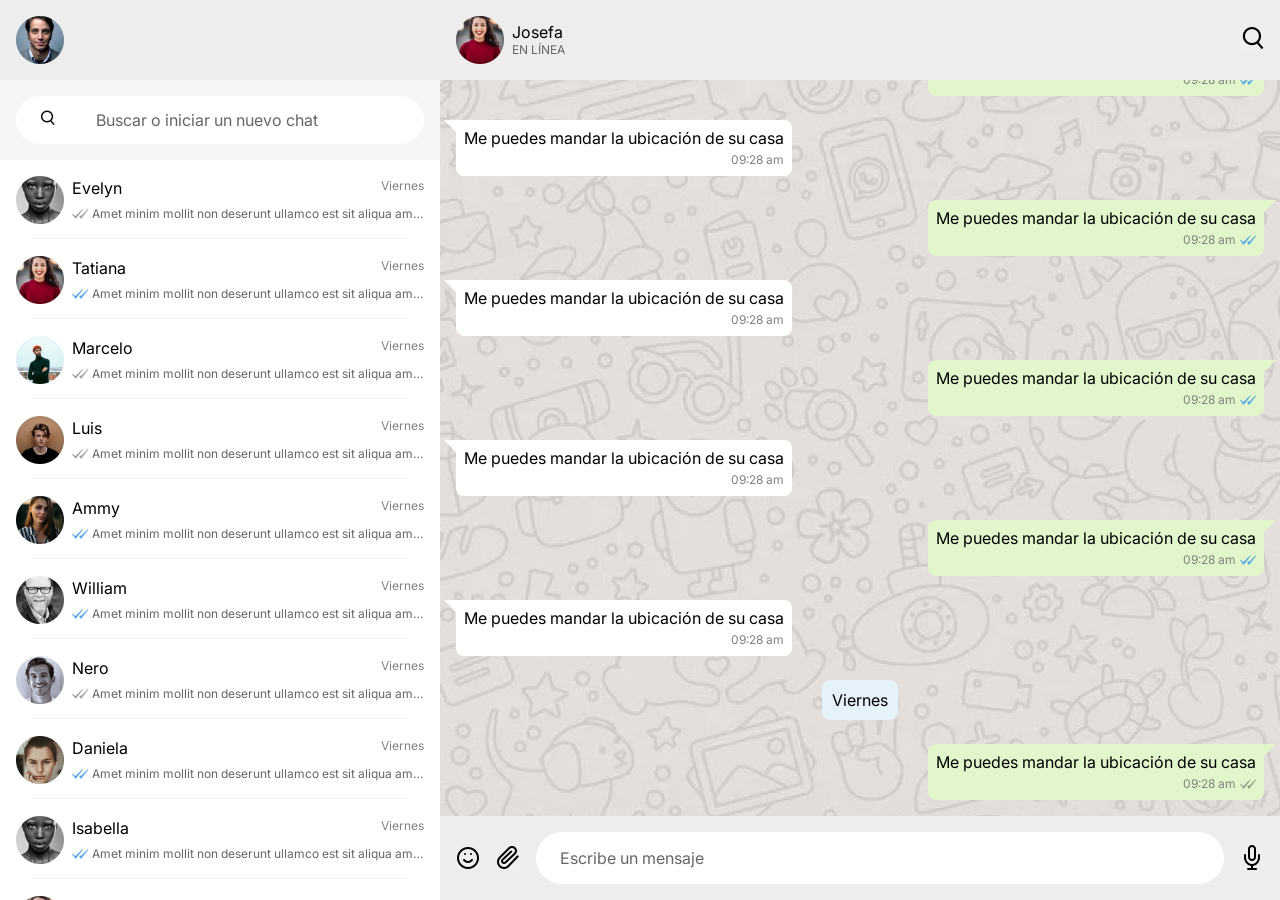
<file: index.html>
<!DOCTYPE html>
<html lang="en">
  <head>
    <meta charset="UTF-8" />
    <meta http-equiv="X-UA-Compatible" content="IE=edge" />
    <meta name="viewport" content="width=device-width, initial-scale=1.0" />
    <link rel="preconnect" href="https://fonts.googleapis.com" />
    <link rel="preconnect" href="https://fonts.gstatic.com" crossorigin />
    <link
      href="https://fonts.googleapis.com/css2?family=Inter:wght@400;500;700&display=swap"
      rel="stylesheet"
    />
    <link rel="stylesheet" href="./css/index.css" />

    <link rel="apple-touch-icon" sizes="57x57" href="./favicon/apple-icon-57x57.png" />
    <link rel="apple-touch-icon" sizes="60x60" href="./favicon/apple-icon-60x60.png" />
    <link rel="apple-touch-icon" sizes="72x72" href="./favicon/apple-icon-72x72.png" />
    <link rel="apple-touch-icon" sizes="76x76" href="./favicon/apple-icon-76x76.png" />
    <link
      rel="apple-touch-icon"
      sizes="114x114"
      href="./favicon/apple-icon-114x114.png"
    />
    <link
      rel="apple-touch-icon"
      sizes="120x120"
      href="./favicon/apple-icon-120x120.png"
    />
    <link
      rel="apple-touch-icon"
      sizes="144x144"
      href="./favicon/apple-icon-144x144.png"
    />
    <link
      rel="apple-touch-icon"
      sizes="152x152"
      href="./favicon/apple-icon-152x152.png"
    />
    <link
      rel="apple-touch-icon"
      sizes="180x180"
      href="./favicon/apple-icon-180x180.png"
    />
    <link
      rel="icon"
      type="image/png"
      sizes="192x192"
      href="./favicon/android-icon-192x192.png"
    />
    <link rel="icon" type="image/png" sizes="32x32" href="./favicon/favicon-32x32.png" />
    <link rel="icon" type="image/png" sizes="96x96" href="./favicon/favicon-96x96.png" />
    <link rel="icon" type="image/png" sizes="16x16" href="./favicon/favicon-16x16.png" />
    <link rel="manifest" href="./favicon/manifest.json" />
    <meta name="msapplication-TileColor" content="#ffffff" />
    <meta name="msapplication-TileImage" content="./favicon/ms-icon-144x144.png" />
    <meta name="theme-color" content="#ffffff" />
    <title>MensajesApp</title>
  </head>
  <body>
    <div class="layout">
      <div class="layout-container">
        <div class="chat-contact-message-list">
          <header class="header">
            <div class="user">
              <img
                src="./images/user-principal.png"
                alt="Imagen de usuario"
                width="48"
                height="48"
              />
            </div>
          </header>
          <form
            class="search"
            role="search"
            aria-label="Buscar o iniciar un nuevo chat"
          >
            <i class="icon-search" aria-hidden="true"></i>
            <input type="search" placeholder="Buscar o iniciar un nuevo chat" />
          </form>
          <div class="contact-message-list">
            <div class="contact-message-item">
              <div class="contact-photo">
                <img
                  src="./images/Ingrid.png"
                  alt="Imagen de usuario"
                  width="48"
                  height="48"
                />
              </div>
              <div class="contact-message-body">
                <div class="contact-message-details">
                  <div class="contact-name">
                    <span>Ingrid</span>
                  </div>
                  <div class="message-date">
                    <span>Viernes</span>
                  </div>
                </div>
                <div class="contact-message">
                  <span class="message-status is-delivered"></span>
                  <span class="contact-message-text">
                    Amet minim mollit non deserunt ullamco est sit aliqua amet
                    minim mollit non deserunt ullamco est sit aliqua amet minim
                    mollit non deserunt ullamco est sit aliqua amet minim mollit
                    non deserunt ullamco est sit aliqua
                  </span>
                </div>
              </div>
            </div>
            <div class="contact-message-item">
              <div class="contact-photo">
                <img
                  src="./images/josefa.png"
                  alt="Imagen de usuario"
                  width="48"
                  height="48"
                />
              </div>
              <div class="contact-message-body">
                <div class="contact-message-details">
                  <div class="contact-name">
                    <span>Josefa</span>
                  </div>
                  <div class="message-date">
                    <span>Viernes</span>
                  </div>
                </div>
                <div class="contact-message">
                  <span class="message-status is-read"></span>
                  <span class="contact-message-text">
                    Amet minim mollit non deserunt ullamco est sit aliqua amet
                    minim mollit non deserunt ullamco est sit aliqua amet minim
                    mollit non deserunt ullamco est sit aliqua amet minim mollit
                    non deserunt ullamco est sit aliqua
                  </span>
                </div>
              </div>
            </div>
            <div class="contact-message-item">
              <div class="contact-photo">
                <img
                  src="./images/jan.png"
                  alt="Imagen de usuario"
                  width="48"
                  height="48"
                />
              </div>
              <div class="contact-message-body">
                <div class="contact-message-details">
                  <div class="contact-name">
                    <span>Jan</span>
                  </div>
                  <div class="message-date">
                    <span>Viernes</span>
                  </div>
                </div>
                <div class="contact-message">
                  <span class="message-status is-delivered"></span>
                  <span class="contact-message-text">
                    Amet minim mollit non deserunt ullamco est sit aliqua amet
                    minim mollit non deserunt ullamco est sit aliqua amet minim
                    mollit non deserunt ullamco est sit aliqua amet minim mollit
                    non deserunt ullamco est sit aliqua
                  </span>
                </div>
              </div>
            </div>
            <div class="contact-message-item">
              <div class="contact-photo">
                <img
                  src="./images/ruben.png"
                  alt="Imagen de usuario"
                  width="48"
                  height="48"
                />
              </div>
              <div class="contact-message-body">
                <div class="contact-message-details">
                  <div class="contact-name">
                    <span>Ruben</span>
                  </div>
                  <div class="message-date">
                    <span>Viernes</span>
                  </div>
                </div>
                <div class="contact-message">
                  <span class="message-status is-delivered"></span>
                  <span class="contact-message-text">
                    Amet minim mollit non deserunt ullamco est sit aliqua amet
                    minim mollit non deserunt ullamco est sit aliqua amet minim
                    mollit non deserunt ullamco est sit aliqua amet minim mollit
                    non deserunt ullamco est sit aliqua
                  </span>
                </div>
              </div>
            </div>
            <div class="contact-message-item">
              <div class="contact-photo">
                <img
                  src="./images/Amy.png"
                  alt="Imagen de usuario"
                  width="48"
                  height="48"
                />
              </div>
              <div class="contact-message-body">
                <div class="contact-message-details">
                  <div class="contact-name">
                    <span>Ammy</span>
                  </div>
                  <div class="message-date">
                    <span>Viernes</span>
                  </div>
                </div>
                <div class="contact-message">
                  <span class="message-status is-read"></span>
                  <span class="contact-message-text">
                    Amet minim mollit non deserunt ullamco est sit aliqua amet
                    minim mollit non deserunt ullamco est sit aliqua amet minim
                    mollit non deserunt ullamco est sit aliqua amet minim mollit
                    non deserunt ullamco est sit aliqua
                  </span>
                </div>
              </div>
            </div>
            <div class="contact-message-item">
              <div class="contact-photo">
                <img
                  src="./images/rufino.png"
                  alt="Imagen de usuario"
                  width="48"
                  height="48"
                />
              </div>
              <div class="contact-message-body">
                <div class="contact-message-details">
                  <div class="contact-name">
                    <span>Luis</span>
                  </div>
                  <div class="message-date">
                    <span>Viernes</span>
                  </div>
                </div>
                <div class="contact-message">
                  <span class="message-status is-read"></span>
                  <span class="contact-message-text">
                    Amet minim mollit non deserunt ullamco est sit aliqua amet
                    minim mollit non deserunt ullamco est sit aliqua amet minim
                    mollit non deserunt ullamco est sit aliqua amet minim mollit
                    non deserunt ullamco est sit aliqua
                  </span>
                </div>
              </div>
            </div>
            <div class="contact-message-item">
              <div class="contact-photo">
                <img
                  src="./images/Mariano.png"
                  alt="Imagen de usuario"
                  width="48"
                  height="48"
                />
              </div>
              <div class="contact-message-body">
                <div class="contact-message-details">
                  <div class="contact-name">
                    <span>Mariano</span>
                  </div>
                  <div class="message-date">
                    <span>Viernes</span>
                  </div>
                </div>
                <div class="contact-message">
                  <span class="message-status is-delivered"></span>
                  <span class="contact-message-text">
                    Amet minim mollit non deserunt ullamco est sit aliqua amet
                    minim mollit non deserunt ullamco est sit aliqua amet minim
                    mollit non deserunt ullamco est sit aliqua amet minim mollit
                    non deserunt ullamco est sit aliqua
                  </span>
                </div>
              </div>
            </div>
            <div class="contact-message-item">
              <div class="contact-photo">
                <img
                  src="./images/pilar.png"
                  alt="Imagen de usuario"
                  width="48"
                  height="48"
                />
              </div>
              <div class="contact-message-body">
                <div class="contact-message-details">
                  <div class="contact-name">
                    <span>Pilar</span>
                  </div>
                  <div class="message-date">
                    <span>Viernes</span>
                  </div>
                </div>
                <div class="contact-message">
                  <span class="message-status is-read"></span>
                  <span class="contact-message-text">
                    Amet minim mollit non deserunt ullamco est sit aliqua amet
                    minim mollit non deserunt ullamco est sit aliqua amet minim
                    mollit non deserunt ullamco est sit aliqua amet minim mollit
                    non deserunt ullamco est sit aliqua
                  </span>
                </div>
              </div>
            </div>
            <div class="contact-message-item">
              <div class="contact-photo">
                <img
                  src="./images/Ingrid.png"
                  alt="Imagen de usuario"
                  width="48"
                  height="48"
                />
              </div>
              <div class="contact-message-body">
                <div class="contact-message-details">
                  <div class="contact-name">
                    <span>Camila</span>
                  </div>
                  <div class="message-date">
                    <span>Viernes</span>
                  </div>
                </div>
                <div class="contact-message">
                  <span class="message-status is-read"></span>
                  <span class="contact-message-text">
                    Amet minim mollit non deserunt ullamco est sit aliqua amet
                    minim mollit non deserunt ullamco est sit aliqua amet minim
                    mollit non deserunt ullamco est sit aliqua amet minim mollit
                    non deserunt ullamco est sit aliqua
                  </span>
                </div>
              </div>
            </div>
            <div class="contact-message-item">
              <div class="contact-photo">
                <img
                  src="./images/josefa.png"
                  alt="Imagen de usuario"
                  width="48"
                  height="48"
                />
              </div>
              <div class="contact-message-body">
                <div class="contact-message-details">
                  <div class="contact-name">
                    <span>Ingrid</span>
                  </div>
                  <div class="message-date">
                    <span>Viernes</span>
                  </div>
                </div>
                <div class="contact-message">
                  <span class="message-status is-read"></span>
                  <span class="contact-message-text">
                    Amet minim mollit non deserunt ullamco est sit aliqua amet
                    minim mollit non deserunt ullamco est sit aliqua amet minim
                    mollit non deserunt ullamco est sit aliqua amet minim mollit
                    non deserunt ullamco est sit aliqua
                  </span>
                </div>
              </div>
            </div>
            <div class="contact-message-item">
              <div class="contact-photo">
                <img
                  src="./images/rufino.png"
                  alt="Imagen de usuario"
                  width="48"
                  height="48"
                />
              </div>
              <div class="contact-message-body">
                <div class="contact-message-details">
                  <div class="contact-name">
                    <span>William</span>
                  </div>
                  <div class="message-date">
                    <span>Viernes</span>
                  </div>
                </div>
                <div class="contact-message">
                  <span class="message-status is-delivered"></span>
                  <span class="contact-message-text">
                    Amet minim mollit non deserunt ullamco est sit aliqua amet
                    minim mollit non deserunt ullamco est sit aliqua amet minim
                    mollit non deserunt ullamco est sit aliqua amet minim mollit
                    non deserunt ullamco est sit aliqua
                  </span>
                </div>
              </div>
            </div>
            <div class="contact-message-item">
              <div class="contact-photo">
                <img
                  src="./images/Amy.png"
                  alt="Imagen de usuario"
                  width="48"
                  height="48"
                />
              </div>
              <div class="contact-message-body">
                <div class="contact-message-details">
                  <div class="contact-name">
                    <span>Fiorella</span>
                  </div>
                  <div class="message-date">
                    <span>Viernes</span>
                  </div>
                </div>
                <div class="contact-message">
                  <span class="message-status is-delivered"></span>
                  <span class="contact-message-text">
                    Amet minim mollit non deserunt ullamco est sit aliqua amet
                    minim mollit non deserunt ullamco est sit aliqua amet minim
                    mollit non deserunt ullamco est sit aliqua amet minim mollit
                    non deserunt ullamco est sit aliqua
                  </span>
                </div>
              </div>
            </div>
          </div>
        </div>
        <div class="chat-message-list">
          <header class="header">
            <div class="header-primary">
              <button class="button">
                <i class="icon-arrowLeft"></i>
              </button>
              <div class="user">
                <img
                  src="./images/user.png"
                  alt="Imagen de usuario"
                  width="48"
                  height="48"
                />
                <p>
                  <span class="user-name">Josefa</span>
                  <span class="user-status">En línea</span>
                </p>
              </div>
            </div>
            <div class="header-secondary">
              <button class="button">
                <i class="icon-search"></i>
              </button>
            </div>
          </header>
          <div class="message-list">
            <div class="message is-sender">
              <div class="message-body">
                <div class="message-text">
                  Me puedes mandar la ubicación de su casa
                </div>
              </div>
              <div class="message-details">
                <span class="message-date">09:28 am</span>
                <span class="message-status is-delivered"></span>
              </div>
            </div>
            <div class="date">Viernes</div>
            <div class="message is-receiver">
              <div class="message-body">
                <div class="message-text">
                  Me puedes mandar la ubicación de su casa
                </div>
              </div>
              <div class="message-details">
                <span class="message-date">09:28 am</span>
              </div>
            </div>
            <div class="message is-sender">
              <div class="message-body">
                <div class="message-text">
                  Me puedes mandar la ubicación de su casa
                </div>
              </div>
              <div class="message-details">
                <span class="message-date">09:28 am</span>
                <span class="message-status is-read"></span>
              </div>
            </div>
            <div class="message is-receiver">
              <div class="message-body">
                <div class="message-text">
                  Me puedes mandar la ubicación de su casa
                </div>
              </div>
              <div class="message-details">
                <span class="message-date">09:28 am</span>
              </div>
            </div>
            <div class="message is-sender">
              <div class="message-body">
                <div class="message-text">
                  Me puedes mandar la ubicación de su casa
                </div>
              </div>
              <div class="message-details">
                <span class="message-date">09:28 am</span>
                <span class="message-status is-read"></span>
              </div>
            </div>
            <div class="message is-receiver">
              <div class="message-body">
                <div class="message-text">
                  Me puedes mandar la ubicación de su casa
                </div>
              </div>
              <div class="message-details">
                <span class="message-date">09:28 am</span>
              </div>
            </div>
            <div class="message is-sender">
              <div class="message-body">
                <div class="message-text">
                  Me puedes mandar la ubicación de su casa
                </div>
              </div>
              <div class="message-details">
                <span class="message-date">09:28 am</span>
                <span class="message-status is-read"></span>
              </div>
            </div>
            <div class="message is-receiver">
              <div class="message-body">
                <div class="message-text">
                  Me puedes mandar la ubicación de su casa
                </div>
              </div>
              <div class="message-details">
                <span class="message-date">09:28 am</span>
              </div>
            </div>
            <div class="message is-sender">
              <div class="message-body">
                <div class="message-text">
                  Me puedes mandar la ubicación de su casa
                </div>
              </div>
              <div class="message-details">
                <span class="message-date">09:28 am</span>
                <span class="message-status is-read"></span>
              </div>
            </div>
            <div class="message is-receiver">
              <div class="message-body">
                <div class="message-text">
                  Me puedes mandar la ubicación de su casa
                </div>
              </div>
              <div class="message-details">
                <span class="message-date">09:28 am</span>
              </div>
            </div>
            <div class="message is-sender">
              <div class="message-body">
                <div class="message-text">
                  Me puedes mandar la ubicación de su casa
                </div>
              </div>
              <div class="message-details">
                <span class="message-date">09:28 am</span>
                <span class="message-status is-read"></span>
              </div>
            </div>
            <div class="message is-receiver">
              <div class="message-body">
                <div class="message-text">
                  Me puedes mandar la ubicación de su casa
                </div>
              </div>
              <div class="message-details">
                <span class="message-date">09:28 am</span>
              </div>
            </div>
            <div class="message is-sender">
              <div class="message-body">
                <div class="message-text">
                  Me puedes mandar la ubicación de su casa
                </div>
              </div>
              <div class="message-details">
                <span class="message-date">09:28 am</span>
                <span class="message-status is-read"></span>
              </div>
            </div>
            <div class="date">Jueves</div>
          </div>
          <div class="action-list">
            <button class="button">
              <i class="icon-smile"></i>
            </button>
            <button class="button">
              <i class="icon-paperclip"></i>
            </button>
            <form class="type" aria-label="Escribe un mensaje">
              <input type="text" placeholder="Escribe un mensaje" />
            </form>
            <button class="button">
              <i class="icon-mic"></i>
            </button>
          </div>
        </div>
      </div>
    </div>
    <script src="./js/index.js" type="module"></script>
  </body>
</html>
</file>
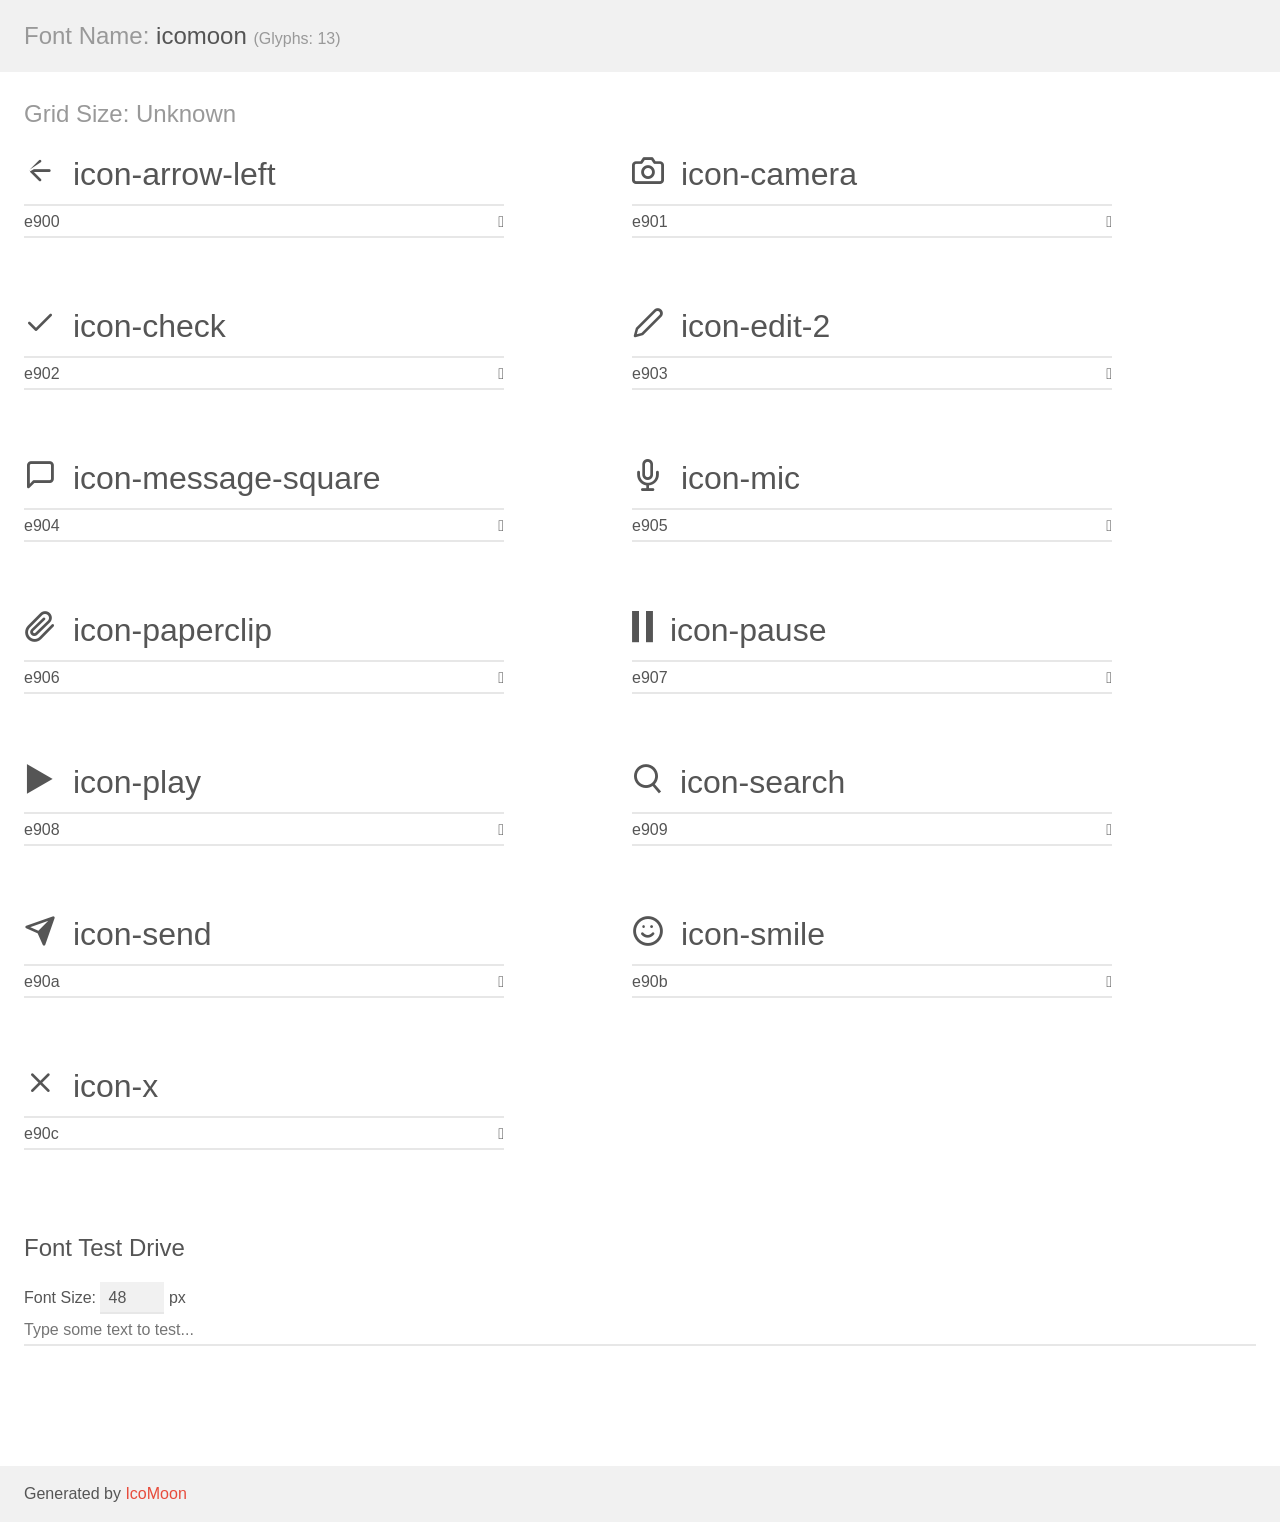
<file: icomoon/demo.html>
<!doctype html>
<html>
<head>
    <meta charset="utf-8">
    <title>IcoMoon Demo</title>
    <meta name="description" content="An Icon Font Generated By IcoMoon.io">
    <meta name="viewport" content="width=device-width, initial-scale=1">
    <link rel="stylesheet" href="demo-files/demo.css">
    <link rel="stylesheet" href="style.css"></head>
<body>
    <div class="bgc1 clearfix">
        <h1 class="mhmm mvm"><span class="fgc1">Font Name:</span> icomoon <small class="fgc1">(Glyphs:&nbsp;13)</small></h1>
    </div>
    <div class="clearfix mhl ptl">
        <h1 class="mvm mtn fgc1">Grid Size: Unknown</h1>
        <div class="glyph fs1">
            <div class="clearfix bshadow0 pbs">
                <span class="icon-arrow-left"></span>
                <span class="mls"> icon-arrow-left</span>
            </div>
            <fieldset class="fs0 size1of1 clearfix hidden-false">
                <input type="text" readonly value="e900" class="unit size1of2" />
                <input type="text" maxlength="1" readonly value="&#xe900;" class="unitRight size1of2 talign-right" />
            </fieldset>
            <div class="fs0 bshadow0 clearfix hidden-true">
                <span class="unit pvs fgc1">liga: </span>
                <input type="text" readonly value="" class="liga unitRight" />
            </div>
        </div>
        <div class="glyph fs1">
            <div class="clearfix bshadow0 pbs">
                <span class="icon-camera"></span>
                <span class="mls"> icon-camera</span>
            </div>
            <fieldset class="fs0 size1of1 clearfix hidden-false">
                <input type="text" readonly value="e901" class="unit size1of2" />
                <input type="text" maxlength="1" readonly value="&#xe901;" class="unitRight size1of2 talign-right" />
            </fieldset>
            <div class="fs0 bshadow0 clearfix hidden-true">
                <span class="unit pvs fgc1">liga: </span>
                <input type="text" readonly value="" class="liga unitRight" />
            </div>
        </div>
        <div class="glyph fs1">
            <div class="clearfix bshadow0 pbs">
                <span class="icon-check"></span>
                <span class="mls"> icon-check</span>
            </div>
            <fieldset class="fs0 size1of1 clearfix hidden-false">
                <input type="text" readonly value="e902" class="unit size1of2" />
                <input type="text" maxlength="1" readonly value="&#xe902;" class="unitRight size1of2 talign-right" />
            </fieldset>
            <div class="fs0 bshadow0 clearfix hidden-true">
                <span class="unit pvs fgc1">liga: </span>
                <input type="text" readonly value="" class="liga unitRight" />
            </div>
        </div>
        <div class="glyph fs1">
            <div class="clearfix bshadow0 pbs">
                <span class="icon-edit-2"></span>
                <span class="mls"> icon-edit-2</span>
            </div>
            <fieldset class="fs0 size1of1 clearfix hidden-false">
                <input type="text" readonly value="e903" class="unit size1of2" />
                <input type="text" maxlength="1" readonly value="&#xe903;" class="unitRight size1of2 talign-right" />
            </fieldset>
            <div class="fs0 bshadow0 clearfix hidden-true">
                <span class="unit pvs fgc1">liga: </span>
                <input type="text" readonly value="" class="liga unitRight" />
            </div>
        </div>
        <div class="glyph fs1">
            <div class="clearfix bshadow0 pbs">
                <span class="icon-message-square"></span>
                <span class="mls"> icon-message-square</span>
            </div>
            <fieldset class="fs0 size1of1 clearfix hidden-false">
                <input type="text" readonly value="e904" class="unit size1of2" />
                <input type="text" maxlength="1" readonly value="&#xe904;" class="unitRight size1of2 talign-right" />
            </fieldset>
            <div class="fs0 bshadow0 clearfix hidden-true">
                <span class="unit pvs fgc1">liga: </span>
                <input type="text" readonly value="" class="liga unitRight" />
            </div>
        </div>
        <div class="glyph fs1">
            <div class="clearfix bshadow0 pbs">
                <span class="icon-mic"></span>
                <span class="mls"> icon-mic</span>
            </div>
            <fieldset class="fs0 size1of1 clearfix hidden-false">
                <input type="text" readonly value="e905" class="unit size1of2" />
                <input type="text" maxlength="1" readonly value="&#xe905;" class="unitRight size1of2 talign-right" />
            </fieldset>
            <div class="fs0 bshadow0 clearfix hidden-true">
                <span class="unit pvs fgc1">liga: </span>
                <input type="text" readonly value="" class="liga unitRight" />
            </div>
        </div>
        <div class="glyph fs1">
            <div class="clearfix bshadow0 pbs">
                <span class="icon-paperclip"></span>
                <span class="mls"> icon-paperclip</span>
            </div>
            <fieldset class="fs0 size1of1 clearfix hidden-false">
                <input type="text" readonly value="e906" class="unit size1of2" />
                <input type="text" maxlength="1" readonly value="&#xe906;" class="unitRight size1of2 talign-right" />
            </fieldset>
            <div class="fs0 bshadow0 clearfix hidden-true">
                <span class="unit pvs fgc1">liga: </span>
                <input type="text" readonly value="" class="liga unitRight" />
            </div>
        </div>
        <div class="glyph fs1">
            <div class="clearfix bshadow0 pbs">
                <span class="icon-pause"></span>
                <span class="mls"> icon-pause</span>
            </div>
            <fieldset class="fs0 size1of1 clearfix hidden-false">
                <input type="text" readonly value="e907" class="unit size1of2" />
                <input type="text" maxlength="1" readonly value="&#xe907;" class="unitRight size1of2 talign-right" />
            </fieldset>
            <div class="fs0 bshadow0 clearfix hidden-true">
                <span class="unit pvs fgc1">liga: </span>
                <input type="text" readonly value="" class="liga unitRight" />
            </div>
        </div>
        <div class="glyph fs1">
            <div class="clearfix bshadow0 pbs">
                <span class="icon-play"></span>
                <span class="mls"> icon-play</span>
            </div>
            <fieldset class="fs0 size1of1 clearfix hidden-false">
                <input type="text" readonly value="e908" class="unit size1of2" />
                <input type="text" maxlength="1" readonly value="&#xe908;" class="unitRight size1of2 talign-right" />
            </fieldset>
            <div class="fs0 bshadow0 clearfix hidden-true">
                <span class="unit pvs fgc1">liga: </span>
                <input type="text" readonly value="" class="liga unitRight" />
            </div>
        </div>
        <div class="glyph fs1">
            <div class="clearfix bshadow0 pbs">
                <span class="icon-search"></span>
                <span class="mls"> icon-search</span>
            </div>
            <fieldset class="fs0 size1of1 clearfix hidden-false">
                <input type="text" readonly value="e909" class="unit size1of2" />
                <input type="text" maxlength="1" readonly value="&#xe909;" class="unitRight size1of2 talign-right" />
            </fieldset>
            <div class="fs0 bshadow0 clearfix hidden-true">
                <span class="unit pvs fgc1">liga: </span>
                <input type="text" readonly value="" class="liga unitRight" />
            </div>
        </div>
        <div class="glyph fs1">
            <div class="clearfix bshadow0 pbs">
                <span class="icon-send"></span>
                <span class="mls"> icon-send</span>
            </div>
            <fieldset class="fs0 size1of1 clearfix hidden-false">
                <input type="text" readonly value="e90a" class="unit size1of2" />
                <input type="text" maxlength="1" readonly value="&#xe90a;" class="unitRight size1of2 talign-right" />
            </fieldset>
            <div class="fs0 bshadow0 clearfix hidden-true">
                <span class="unit pvs fgc1">liga: </span>
                <input type="text" readonly value="" class="liga unitRight" />
            </div>
        </div>
        <div class="glyph fs1">
            <div class="clearfix bshadow0 pbs">
                <span class="icon-smile"></span>
                <span class="mls"> icon-smile</span>
            </div>
            <fieldset class="fs0 size1of1 clearfix hidden-false">
                <input type="text" readonly value="e90b" class="unit size1of2" />
                <input type="text" maxlength="1" readonly value="&#xe90b;" class="unitRight size1of2 talign-right" />
            </fieldset>
            <div class="fs0 bshadow0 clearfix hidden-true">
                <span class="unit pvs fgc1">liga: </span>
                <input type="text" readonly value="" class="liga unitRight" />
            </div>
        </div>
        <div class="glyph fs1">
            <div class="clearfix bshadow0 pbs">
                <span class="icon-x"></span>
                <span class="mls"> icon-x</span>
            </div>
            <fieldset class="fs0 size1of1 clearfix hidden-false">
                <input type="text" readonly value="e90c" class="unit size1of2" />
                <input type="text" maxlength="1" readonly value="&#xe90c;" class="unitRight size1of2 talign-right" />
            </fieldset>
            <div class="fs0 bshadow0 clearfix hidden-true">
                <span class="unit pvs fgc1">liga: </span>
                <input type="text" readonly value="" class="liga unitRight" />
            </div>
        </div>
    </div>

    <!--[if gt IE 8]><!-->
    <div class="mhl clearfix mbl">
        <h1>Font Test Drive</h1>
        <label>
            Font Size: <input id="fontSize" type="number" class="textbox0 mbm"
            min="8" value="48" />
            px
        </label>
        <input id="testText" type="text" class="phl size1of1 mvl"
        placeholder="Type some text to test..." value=""/>
        <div id="testDrive" class="icon-" style="font-family: icomoon">&nbsp;
        </div>
    </div>
    <!--<![endif]-->
    <div class="bgc1 clearfix">
        <p class="mhl">Generated by <a href="https://icomoon.io/app">IcoMoon</a></p>
    </div>

    <script src="demo-files/demo.js"></script>
</body>
</html>
</file>
<file: css/index.css>
@import 'global.css';

:root { 
  --blockSize-header: 5rem;
  --blockSize-actions: 5rem;
  --black: #000000; 
  --grey: #666667; 
  --grey-2: #f2f2f2; 
  --grey-3: #f6f6f6; 
  --grey-4: #ededed; 
  --white: #ffffff; 
  --green-1: #e1f7cb; 
  --green-2: #56bca6; 
  --red: #ff4a4a; 
  --green-3: #429488; 
  --blue: #5cb3f0; 
  --skyblue: #E5F2FA;
  --body-16regular: 400 1rem/1.25rem Inter; 
  --body-16bold: 700 1rem/1.25rem Inter; 
  --body-14regular: 400 0.875rem/1.125rem Inter; 
  --body-14regular_u: 500 0.875rem/1.25rem Inter; 
  --caption-12bold: 700 0.75rem/1rem Inter; 
  --caption-12regular: 400 0.75rem/1rem Inter; 
  --caption-12regular_u: 400 0.75rem/1.25rem Inter; 
}

body {
  margin: 0;
}
</file>
<file: icomoon/demo-files/demo.css>
body {
  padding: 0;
  margin: 0;
  font-family: sans-serif;
  font-size: 1em;
  line-height: 1.5;
  color: #555;
  background: #fff;
}
h1 {
  font-size: 1.5em;
  font-weight: normal;
}
small {
  font-size: .66666667em;
}
a {
  color: #e74c3c;
  text-decoration: none;
}
a:hover, a:focus {
  box-shadow: 0 1px #e74c3c;
}
.bshadow0, input {
  box-shadow: inset 0 -2px #e7e7e7;
}
input:hover {
  box-shadow: inset 0 -2px #ccc;
}
input, fieldset {
  font-family: sans-serif;
  font-size: 1em;
  margin: 0;
  padding: 0;
  border: 0;
}
input {
  color: inherit;
  line-height: 1.5;
  height: 1.5em;
  padding: .25em 0;
}
input:focus {
  outline: none;
  box-shadow: inset 0 -2px #449fdb;
}
.glyph {
  font-size: 16px;
  width: 15em;
  padding-bottom: 1em;
  margin-right: 4em;
  margin-bottom: 1em;
  float: left;
  overflow: hidden;
}
.liga {
  width: 80%;
  width: calc(100% - 2.5em);
}
.talign-right {
  text-align: right;
}
.talign-center {
  text-align: center;
}
.bgc1 {
  background: #f1f1f1;
}
.fgc1 {
  color: #999;
}
.fgc0 {
  color: #000;
}
p {
  margin-top: 1em;
  margin-bottom: 1em;
}
.mvm {
  margin-top: .75em;
  margin-bottom: .75em;
}
.mtn {
  margin-top: 0;
}
.mtl, .mal {
  margin-top: 1.5em;
}
.mbl, .mal {
  margin-bottom: 1.5em;
}
.mal, .mhl {
  margin-left: 1.5em;
  margin-right: 1.5em;
}
.mhmm {
  margin-left: 1em;
  margin-right: 1em;
}
.mls {
  margin-left: .25em;
}
.ptl {
  padding-top: 1.5em;
}
.pbs, .pvs {
  padding-bottom: .25em;
}
.pvs, .pts {
  padding-top: .25em;
}
.unit {
  float: left;
}
.unitRight {
  float: right;
}
.size1of2 {
  width: 50%;
}
.size1of1 {
  width: 100%;
}
.clearfix:before, .clearfix:after {
  content: " ";
  display: table;
}
.clearfix:after {
  clear: both;
}
.hidden-true {
  display: none;
}
.textbox0 {
  width: 3em;
  background: #f1f1f1;
  padding: .25em .5em;
  line-height: 1.5;
  height: 1.5em;
}
#testDrive {
  display: block;
  padding-top: 24px;
  line-height: 1.5;
}
.fs0 {
  font-size: 16px;
}
.fs1 {
  font-size: 32px;
}
</file>
<file: icomoon/style.css>
@font-face {
  font-family: 'icomoon';
  src:  url('fonts/icomoon.eot?3klwl9');
  src:  url('fonts/icomoon.eot?3klwl9#iefix') format('embedded-opentype'),
    url('fonts/icomoon.ttf?3klwl9') format('truetype'),
    url('fonts/icomoon.woff?3klwl9') format('woff'),
    url('fonts/icomoon.svg?3klwl9#icomoon') format('svg');
  font-weight: normal;
  font-style: normal;
  font-display: block;
}

[class^="icon-"], [class*=" icon-"] {
  /* use !important to prevent issues with browser extensions that change fonts */
  font-family: 'icomoon' !important;
  speak: never;
  font-style: normal;
  font-weight: normal;
  font-variant: normal;
  text-transform: none;
  line-height: 1;

  /* Better Font Rendering =========== */
  -webkit-font-smoothing: antialiased;
  -moz-osx-font-smoothing: grayscale;
}

.icon-arrow-left:before {
  content: "\e900";
}
.icon-camera:before {
  content: "\e901";
}
.icon-check:before {
  content: "\e902";
}
.icon-edit-2:before {
  content: "\e903";
}
.icon-message-square:before {
  content: "\e904";
}
.icon-mic:before {
  content: "\e905";
}
.icon-paperclip:before {
  content: "\e906";
}
.icon-pause:before {
  content: "\e907";
}
.icon-play:before {
  content: "\e908";
}
.icon-search:before {
  content: "\e909";
}
.icon-send:before {
  content: "\e90a";
}
.icon-smile:before {
  content: "\e90b";
}
.icon-x:before {
  content: "\e90c";
}
</file>
